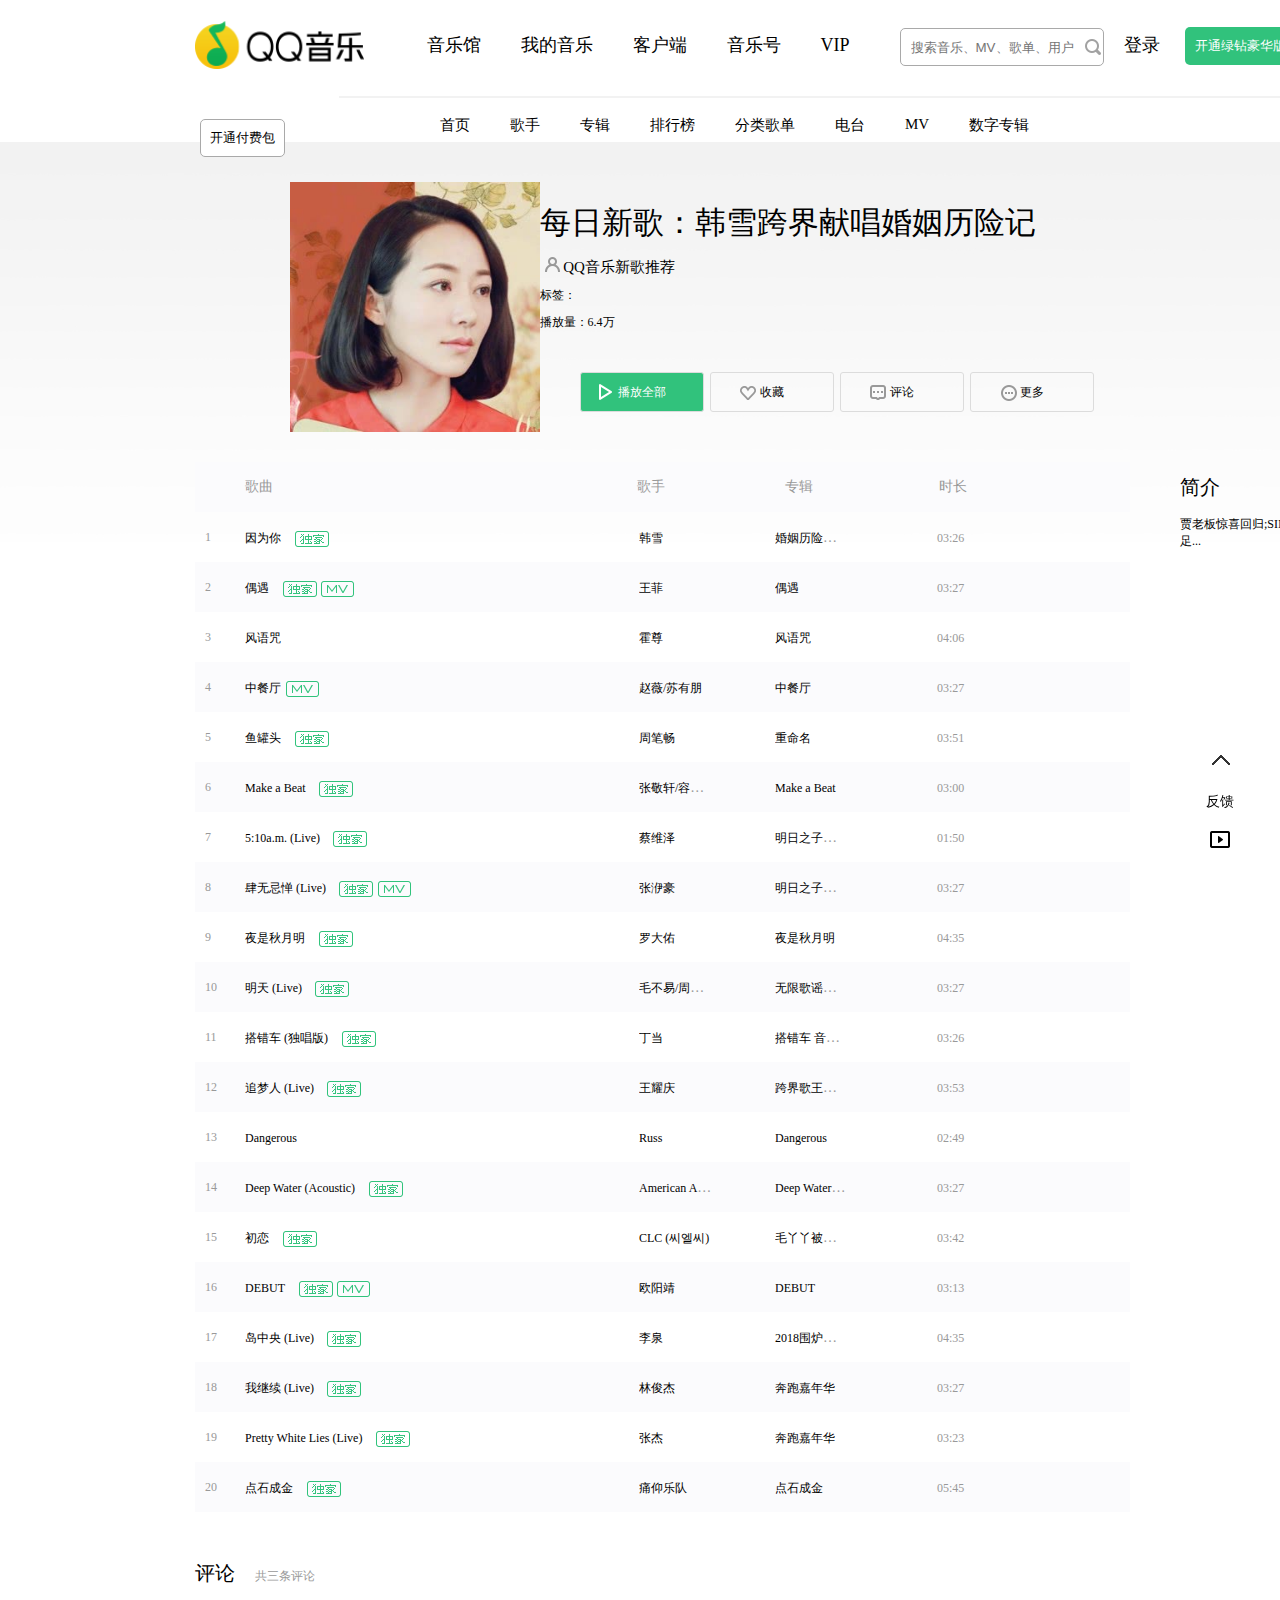
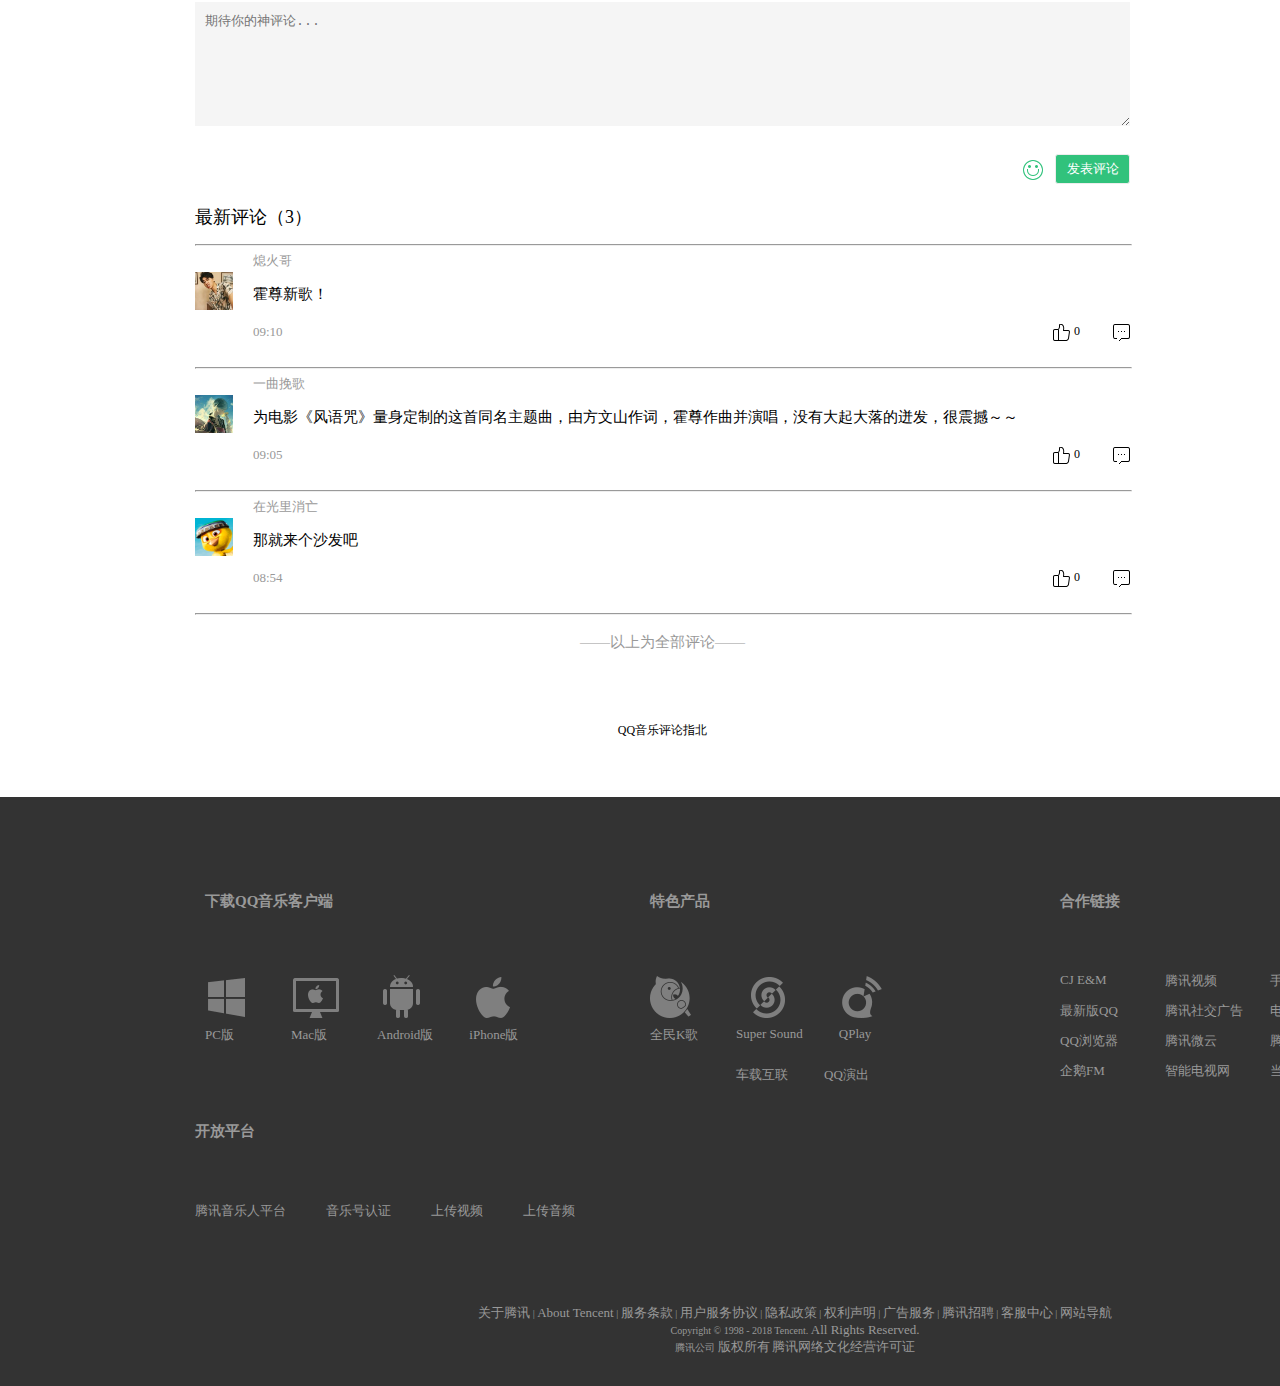
<file: meirixinge.html>
<!DOCTYPE html>
<html>
	<head>
		<meta charset="utf-8" />
		<title>QQ音乐-千万正版音乐海量无损曲库新歌热歌天天畅听</title>
		<link rel="shortcut icon" href="favicon.ico" type="image/x-icon" />
	</head>
	<link rel="stylesheet" href="css/meiriindex.css" />
	<link rel="stylesheet" href="css/meiriresert.css" />
	<body>
		<div class="all">
			<a name="ding"></a>
			<div class="top">
				<div class="top1">
					<ul>
						<li><a href="#"><img src="img/1.jpg" alt="图" class="img1"/></a></li>
						<li><a href="#">音乐馆</a></li>
						<li><a href="mymusic.html" target="_blank">我的音乐</a></li>
						<li><a href="ClientInterface.html" target="_blank">客户端</a></li>
						<li><a href="Musicahao.html" target="_blank">音乐号</a></li>
						<li><a href="vip.html" target="_blank">VIP</a></li>
						<li><input type="text" placeholder="搜索音乐、MV、歌单、用户" class="sousuo"/><a><span></span></a></li>
						<li><a href="#" class="denglu">登录</a></li>
						<li><input type="button" value="开通绿钻豪华版" class="bnt1"/></li>
						<li><input type="button" value="开通付费包" class="bnt2"/></li>
					</ul>
				</div>
				<hr color="#F2F2F2"/>
				<div class="top2">
					<ul>
						<li><a href="#">首页</a></li>
						<li><a href="#">歌手</a></li>
						<li><a href="#">专辑</a></li>
						<li><a href="#">排行榜</a></li>
						<li><a href="#">分类歌单</a></li>
						<li><a href="#">电台</a></li>
						<li><a href="#">MV</a></li>
						<li><a href="#">数字专辑</a></li>
					</ul>
				</div>
				<div style="clear: both;"></div>
			</div>
			<div class="center">
				<div class="main">
					<div class="center1">
						<img src="img/301.jpg" />
						<div class="right-top">
							<ul>
								<li><p class="p1">每日新歌：韩雪跨界献唱婚姻历险记</p></li>
								<li><span class="ren"></span><a class="p2">&nbsp;QQ音乐新歌推荐</a></li>
								<li><p>标签：</p></li>
								<li><p>播放量：6.4万</p></li>
							</ul>
						</div>
						<div class="bnt">
							<ul>
								<li id="bn"><a href="bof.html" target="_blank"><span class="bn1"></span>播放全部</a></li>
								<li><a href="#"><span class="bn2"></span>收藏</a></li>
								<li><a href="#sping"><span class="bn3"></span>评论</a></li>
								<li><a href="#"><span class="bn4"></span>更多</a></li>
							</ul>
						</div>
					</div>
					<div style="clear: both;"></div>
					<div class="center2">
						<div class="center2-left">
							<div class="song">
								<ul class="header">
			                        <li class="header_name">歌曲</li>
			                        <li class="header_author">歌手</li>
			                        <li class="header_album">专辑</li>
			                        <li class="header_time">时长</li>
			                   </ul>
			                    <ul class="lis">
			                    	<!--1-->
			                        <li class="li">
			                            <div class="songlist">
			                                <span class="num">1</span>
			                                <div class="songname">
			                                    <span class="txt"><a href="#" title="因为你">因为你</a></span>
			                                    <span class="dujia" title="独家"></span>
				                                <div class="menu">
				                                	<ul>
					                                	<li>
					                                        <a href="#" title="播放">
					                                            <span class="play5"></span>
					                                        </a>
					                                        <a href="#" class="add" title="添加到歌单">
					                                            <span class="add"></span>
					                                        </a>
					                                        <a href="#" class="down" title="下载">
					                                            <span class="down"></span>
					                                        </a>
					                                        <a href="#" class="share" title="分享">
					                                            <span class="share"></span>
					                                        </a>
				                                        </li>
			                                        </ul>
				                                </div>
		                                	<div class="songName1"><a href="#" title="韩雪" class="singer_name">韩雪</a></div>
									    	<div class="songTv"><a href="#" title="婚姻历险记&#32;电视剧原声带" class="tv">婚姻历险记&#32;电视剧原声带</a></div>
			                                <span class="time">03&#58;26</span>
				                        </div>
			                        </li>
				                        <!--2-->
			                        <li class="li">
				                        <div class="songlist1">
			                                <span class="num">2</span>
			                                <div class="songname1">
			                                    <span class="txt"><a href="#" title="偶遇">偶遇</a></span>
			                                    <span class="dujia" title="独家"></span>
			                                    <span class="MV" title="MV"></span>
				                                <div class="menu1">
				                                	<ul>
					                                	<li>
					                                        <a href="#" title="播放">
					                                            <span class="play5"></span>
					                                        </a>
					                                        <a href="#" class="add" title="添加到歌单">
					                                            <span class="add"></span>
					                                        </a>
					                                        <a href="#" class="down" title="下载">
					                                            <span class="down"></span>
					                                        </a>
					                                        <a href="#" class="share" title="分享">
					                                            <span class="share"></span>
					                                        </a>
				                                        </li>
			                                        </ul>
				                                </div>
		                                	<div class="songName1"><a href="#" title="王菲" class="singer_name">王菲</a></div>
									    	<div class="songTv"><a href="#" title="偶遇" class="tv">偶遇</a></div>
			                                <span class="time">03&#58;27</span>
				                        </div>
			                        </li>
				                        <!--3-->
			                        <li class="li">
				                        <div class="songlist">
			                                <span class="num">3</span>
			                                <div class="songname">
			                                    <span class="txt"><a href="#" title="风语咒">风语咒</a></span>
				                                <div class="menu">
				                                	<ul>
					                                	<li>
					                                        <a href="#" title="播放">
					                                            <span class="play5"></span>
					                                        </a>
					                                        <a href="#" class="add" title="添加到歌单">
					                                            <span class="add"></span>
					                                        </a>
					                                        <a href="#" class="down" title="下载">
					                                            <span class="down"></span>
					                                        </a>
					                                        <a href="#" class="share" title="分享">
					                                            <span class="share"></span>
					                                        </a>
				                                        </li>
			                                        </ul>
				                                </div>
		                                	<div class="songName1"><a href="#" title="霍尊" class="singer_name">霍尊</a></div>
									    	<div class="songTv"><a href="#" title="风语咒" class="tv">风语咒</a></div>
			                                <span class="time">04&#58;06</span>
				                        </div>
			                        </li>
				                        <!--4-->
			                        <li class="li">
				                        <div class="songlist1">
			                                <span class="num">4</span>
			                                <div class="songname">
			                                    <span class="txt"><a href="#" title="中餐厅">中餐厅</a></span>
			                                    <span class="MV" title="MV"></span>
				                                <div class="menu1">
				                                	<ul>
					                                	<li>
					                                        <a href="#" title="播放">
					                                            <span class="play5"></span>
					                                        </a>
					                                        <a href="#" class="add" title="添加到歌单">
					                                            <span class="add"></span>
					                                        </a>
					                                        <a href="#" class="down" title="下载">
					                                            <span class="down"></span>
					                                        </a>
					                                        <a href="#" class="share" title="分享">
					                                            <span class="share"></span>
					                                        </a>
				                                        </li>
			                                        </ul>
				                                </div>
		                                	<div class="songName1"><a href="#" title="赵薇/苏有朋" class="singer_name">赵薇/苏有朋</a></div>
									    	<div class="songTv"><a href="#" title="中餐厅" class="tv">中餐厅</a></div>
			                                <span class="time">03&#58;27</span>
				                        </div>
			                        </li>
				                        <!--5-->
			                        <li class="li">
				                        <div class="songlist">
			                                <span class="num">5</span>
			                                <div class="songname">
			                                    <span class="txt"><a href="#" title="鱼罐头">鱼罐头</a></span>
			                                    <span class="dujia" title="独家"></span>
				                                <div class="menu">
				                                	<ul>
					                                	<li>
					                                        <a href="#" title="播放">
					                                            <span class="play5"></span>
					                                        </a>
					                                        <a href="#" class="add" title="添加到歌单">
					                                            <span class="add"></span>
					                                        </a>
					                                        <a href="#" class="down" title="下载">
					                                            <span class="down"></span>
					                                        </a>
					                                        <a href="#" class="share" title="分享">
					                                            <span class="share"></span>
					                                        </a>
				                                        </li>
			                                        </ul>
				                                </div>
		                                	<div class="songName1"><a href="#" title="周笔畅" class="singer_name">周笔畅</a></div>
									    	<div class="songTv"><a href="#" title="重命名" class="tv">重命名</a></div>
			                                <span class="time">03&#58;51</span>
				                        </div>
			                        </li>
				                        <!--6-->
			                        <li class="li">
				                        <div class="songlist1">
			                                <span class="num">6</span>
			                                <div class="songname">
			                                    <span class="txt"><a href="#" title="Make&#32;a&#32;Beat">Make&#32;a&#32;Beat</a></span>
			                                    <span class="dujia" title="独家"></span>
				                                <div class="menu1">
				                                	<ul>
					                                	<li>
					                                        <a href="#" title="播放">
					                                            <span class="play5"></span>
					                                        </a>
					                                        <a href="#" class="add" title="添加到歌单">
					                                            <span class="add"></span>
					                                        </a>
					                                        <a href="#" class="down" title="下载">
					                                            <span class="down"></span>
					                                        </a>
					                                        <a href="#" class="share" title="分享">
					                                            <span class="share"></span>
					                                        </a>
				                                        </li>
			                                        </ul>
				                                </div>
		                                	<div class="songName1"><a href="#" title="张敬轩/容祖儿" class="singer_name">张敬轩/容祖儿</a></div>
									    	<div class="songTv"><a href="#" title="Make&#32;a&#32;Beat" class="tv">Make&#32;a&#32;Beat</a></div>
			                                <span class="time">03&#58;00</span>
				                        </div>
			                        </li>
				                        <!--7-->
			                        <li class="li">
				                        <div class="songlist">
			                                <span class="num">7</span>
			                                <div class="songname">
			                                    <span class="txt"><a href="#" title="5&#58;10a&#46;m&#46;&#32;&#40;Live&#41;">5&#58;10a&#46;m&#46;&#32;&#40;Live&#41;</a></span>
			                                    <span class="dujia" title="独家"></span>
				                                <div class="menu">
				                                	<ul>
					                                	<li>
					                                        <a href="#" title="播放">
					                                            <span class="play5"></span>
					                                        </a>
					                                        <a href="#" class="add" title="添加到歌单">
					                                            <span class="add"></span>
					                                        </a>
					                                        <a href="#" class="down" title="下载">
					                                            <span class="down"></span>
					                                        </a>
					                                        <a href="#" class="share" title="分享">
					                                            <span class="share"></span>
					                                        </a>
				                                        </li>
			                                        </ul>
				                                </div>
		                                	<div class="songName1"><a href="#" title="蔡维泽" class="singer_name">蔡维泽</a></div>
									    	<div class="songTv"><a href="#" title="明日之子第二季&#32;第2期" class="tv">明日之子第二季&#32;第2期</a></div>
			                                <span class="time">01&#58;50</span>
				                        </div>
			                        </li>
				                        <!--8-->
			                        <li class="li">
				                        <div class="songlist1">
			                                <span class="num">8</span>
			                                <div class="songname">
			                                    <span class="txt"><a href="#" title="肆无忌惮&#32;&#40;Live&#41;">肆无忌惮&#32;&#40;Live&#41;</a></span>
			                                    <span class="dujia" title="独家"></span>
			                                    <span class="MV" title="MV"></span>
				                                <div class="menu1">
				                                	<ul>
					                                	<li>
					                                        <a href="#" title="播放">
					                                            <span class="play5"></span>
					                                        </a>
					                                        <a href="#" class="add" title="添加到歌单">
					                                            <span class="add"></span>
					                                        </a>
					                                        <a href="#" class="down" title="下载">
					                                            <span class="down"></span>
					                                        </a>
					                                        <a href="#" class="share" title="分享">
					                                            <span class="share"></span>
					                                        </a>
				                                        </li>
			                                        </ul>
				                                </div>
		                                	<div class="songName1"><a href="#" title="张洢豪" class="singer_name">张洢豪</a></div>
									    	<div class="songTv"><a href="#" title="明日之子第二季&#32;第2期" class="tv">明日之子第二季&#32;第2期</a></div>
			                                <span class="time">03&#58;27</span>
				                        </div>
			                        </li>
				                        <!--9-->
			                        <li class="li">
				                        <div class="songlist">
			                                <span class="num">9</span>
			                                <div class="songname">
			                                    <span class="txt"><a href="#" title="夜是秋月明">夜是秋月明</a></span>
			                                    <span class="dujia" title="独家"></span>
				                                <div class="menu">
				                                	<ul>
					                                	<li>
					                                        <a href="#" title="播放">
					                                            <span class="play5"></span>
					                                        </a>
					                                        <a href="#" class="add" title="添加到歌单">
					                                            <span class="add"></span>
					                                        </a>
					                                        <a href="#" class="down" title="下载">
					                                            <span class="down"></span>
					                                        </a>
					                                        <a href="#" class="share" title="分享">
					                                            <span class="share"></span>
					                                        </a>
				                                        </li>
			                                        </ul>
				                                </div>
		                                	<div class="songName1"><a href="#" title="韩雪" class="singer_name">罗大佑</a></div>
									    	<div class="songTv"><a href="#" title="夜是秋月明" class="tv">夜是秋月明</a></div>
			                                <span class="time">04&#58;35</span>
				                        </div>
			                        </li>
				                        <!--10-->
			                        <li class="li">
				                        <div class="songlist1">
			                                <span class="num">10</span>
			                                <div class="songname">
			                                    <span class="txt"><a href="#" title="明天&#32;&#40;Live&#41;">明天&#32;&#40;Live&#41;</a></span>
			                                    <span class="dujia" title="独家"></span>
				                                <div class="menu1">
				                                	<ul>
					                                	<li>
					                                        <a href="#" title="播放">
					                                            <span class="play5"></span>
					                                        </a>
					                                        <a href="#" class="add" title="添加到歌单">
					                                            <span class="add"></span>
					                                        </a>
					                                        <a href="#" class="down" title="下载">
					                                            <span class="down"></span>
					                                        </a>
					                                        <a href="#" class="share" title="分享">
					                                            <span class="share"></span>
					                                        </a>
				                                        </li>
			                                        </ul>
				                                </div>
		                                	<div class="songName1"><a href="#" title="毛不易/周峻纬" class="singer_name">毛不易/周峻纬</a></div>
									    	<div class="songTv"><a href="#" title="无限歌谣季&#32;第14期" class="tv">无限歌谣季&#32;第14期</a></div>
			                                <span class="time">03&#58;27</span>
				                        </div>
			                        </li>
				                        <!--11-->
			                        <li class="li">
				                        <div class="songlist">
			                                <span class="num">11</span>
			                                <div class="songname">
			                                    <span class="txt"><a href="#" title="搭错车&#32;&#40;独唱版&#41;">搭错车&#32;&#40;独唱版&#41;</a></span>
			                                    <span class="dujia" title="独家"></span>
				                                <div class="menu">
				                                	<ul>
					                                	<li>
					                                        <a href="#" title="播放">
					                                            <span class="play5"></span>
					                                        </a>
					                                        <a href="#" class="add" title="添加到歌单">
					                                            <span class="add"></span>
					                                        </a>
					                                        <a href="#" class="down" title="下载">
					                                            <span class="down"></span>
					                                        </a>
					                                        <a href="#" class="share" title="分享">
					                                            <span class="share"></span>
					                                        </a>
				                                        </li>
			                                        </ul>
				                                </div>
		                                	<div class="songName1"><a href="#" title="丁当" class="singer_name">丁当</a></div>
									    	<div class="songTv"><a href="#" title="搭错车&#32;音乐剧原声带" class="tv">搭错车&#32;音乐剧原声带</a></div>
			                                <span class="time">03&#58;26</span>
				                        </div>
			                        </li>
				                        <!--12-->
			                        <li class="li">
				                        <div class="songlist1">
			                                <span class="num">12</span>
			                                <div class="songname">
			                                    <span class="txt"><a href="#" title="追梦人&#32;&#40;Live&#41;">追梦人&#32;&#40;Live&#41;</a></span>
			                                    <span class="dujia" title="独家"></span>
				                                <div class="menu1">
				                                	<ul>
					                                	<li>
					                                        <a href="#" title="播放">
					                                            <span class="play5"></span>
					                                        </a>
					                                        <a href="#" class="add" title="添加到歌单">
					                                            <span class="add"></span>
					                                        </a>
					                                        <a href="#" class="down" title="下载">
					                                            <span class="down"></span>
					                                        </a>
					                                        <a href="#" class="share" title="分享">
					                                            <span class="share"></span>
					                                        </a>
				                                        </li>
			                                        </ul>
				                                </div>
		                                	<div class="songName1"><a href="#" title="王耀庆" class="singer_name">王耀庆</a></div>
									    	<div class="songTv"><a href="#" title="跨界歌王第三季&#32;第9期" class="tv">跨界歌王第三季&#32;第9期</a></div>
			                                <span class="time">03&#58;53</span>
				                        </div>
			                        </li>
				                        <!--13-->
			                        <li class="li">
				                        <div class="songlist">
			                                <span class="num">13</span>
			                                <div class="songname">
			                                    <span class="txt"><a href="#" title="Dangerous">Dangerous</a></span>
				                                <div class="menu">
				                                	<ul>
					                                	<li>
					                                        <a href="#" title="播放">
					                                            <span class="play5"></span>
					                                        </a>
					                                        <a href="#" class="add" title="添加到歌单">
					                                            <span class="add"></span>
					                                        </a>
					                                        <a href="#" class="down" title="下载">
					                                            <span class="down"></span>
					                                        </a>
					                                        <a href="#" class="share" title="分享">
					                                            <span class="share"></span>
					                                        </a>
				                                        </li>
			                                        </ul>
				                                </div>
		                                	<div class="songName1"><a href="#" title="Russ" class="singer_name">Russ</a></div>
									    	<div class="songTv"><a href="#" title="Dangerous" class="tv">Dangerous</a></div>
			                                <span class="time">02&#58;49</span>
				                        </div>
			                        </li>
				                        <!--14-->
			                        <li class="li">
				                        <div class="songlist1">
			                                <span class="num">14</span>
			                                <div class="songname">
			                                    <span class="txt"><a href="#" title="Deep&#32;Water&#32;&#40;Acoustic&#41;">Deep&#32;Water&#32;&#40;Acoustic&#41;</a></span>
			                                    <span class="dujia" title="独家"></span>
				                                <div class="menu1">
				                                	<ul>
					                                	<li>
					                                        <a href="#" title="播放">
					                                            <span class="play5"></span>
					                                        </a>
					                                        <a href="#" class="add" title="添加到歌单">
					                                            <span class="add"></span>
					                                        </a>
					                                        <a href="#" class="down" title="下载">
					                                            <span class="down"></span>
					                                        </a>
					                                        <a href="#" class="share" title="分享">
					                                            <span class="share"></span>
					                                        </a>
				                                        </li>
			                                        </ul>
				                                </div>
		                                	<div class="songName1"><a href="#" title="American&#32;Authors" class="singer_name">American&#32;Authors</a></div>
									    	<div class="songTv"><a href="#" title="Deep&#32;Water&#32;&#40;Acoustic&#41;" class="tv">Deep&#32;Water&#32;&#40;Acoustic&#41;</a></div>
			                                <span class="time">03&#58;27</span>
				                        </div>
		                        	</li>	
				                        <!--15-->
			                        <li class="li">
				                        <div class="songlist">
			                                <span class="num">15</span>
			                                <div class="songname">
			                                    <span class="txt"><a href="#" title="初恋">初恋</a></span>
			                                    <span class="dujia" title="独家"></span>
				                                <div class="menu">
				                                	<ul>
					                                	<li>
					                                        <a href="#" title="播放">
					                                            <span class="play5"></span>
					                                        </a>
					                                        <a href="#" class="add" title="添加到歌单">
					                                            <span class="add"></span>
					                                        </a>
					                                        <a href="#" class="down" title="下载">
					                                            <span class="down"></span>
					                                        </a>
					                                        <a href="#" class="share" title="分享">
					                                            <span class="share"></span>
					                                        </a>
				                                        </li>
			                                        </ul>
				                                </div>
		                                	<div class="songName1"><a href="#" title="CLC&#32;&#40;씨엘씨&#41;" class="singer_name">CLC&#32;&#40;씨엘씨&#41;</a></div>
									    	<div class="songTv"><a href="#" title="毛丫丫被婚记&#32;影视原声带" class="tv">毛丫丫被婚记&#32;影视原声带</a></div>
			                                <span class="time">03&#58;42</span>
				                        </div>
			                        </li>
				                        <!--16-->
			                        <li class="li">
				                        <div class="songlist1">
			                                <span class="num">16</span>
			                                <div class="songname">
			                                    <span class="txt"><a href="#" title="DEBUT">DEBUT</a></span>
			                                    <span class="dujia" title="独家"></span>
			                                    <span class="MV" title="MV"></span>
				                                <div class="menu1">
				                                	<ul>
					                                	<li>
					                                        <a href="#" title="播放">
					                                            <span class="play5"></span>
					                                        </a>
					                                        <a href="#" class="add" title="添加到歌单">
					                                            <span class="add"></span>
					                                        </a>
					                                        <a href="#" class="down" title="下载">
					                                            <span class="down"></span>
					                                        </a>
					                                        <a href="#" class="share" title="分享">
					                                            <span class="share"></span>
					                                        </a>
				                                        </li>
			                                        </ul>
				                                </div>
		                                	<div class="songName1"><a href="#" title="欧阳靖" class="singer_name">欧阳靖</a></div>
									    	<div class="songTv"><a href="#" title="DEBUT" class="tv">DEBUT</a></div>
			                                <span class="time">03&#58;13</span>
				                        </div>
			                        </li>
				                        <!--17-->
			                        <li class="li">
				                        <div class="songlist">
			                                <span class="num">17</span>
			                                <div class="songname">
			                                    <span class="txt"><a href="#" title="岛中央&#32;&#40;Live&#41;">岛中央&#32;&#40;Live&#41;</a></span>
			                                    <span class="dujia" title="独家"></span>
				                                <div class="menu">
				                                	<ul>
					                                	<li>
					                                        <a href="#" title="播放">
					                                            <span class="play5"></span>
					                                        </a>
					                                        <a href="#" class="add" title="添加到歌单">
					                                            <span class="add"></span>
					                                        </a>
					                                        <a href="#" class="down" title="下载">
					                                            <span class="down"></span>
					                                        </a>
					                                        <a href="#" class="share" title="分享">
					                                            <span class="share"></span>
					                                        </a>
				                                        </li>
			                                        </ul>
				                                </div>
		                                	<div class="songName1"><a href="#" title="李泉" class="singer_name">李泉</a></div>
									    	<div class="songTv"><a href="#" title="2018围炉音乐会&#32;第3期" class="tv">2018围炉音乐会&#32;第3期</a></div>
			                                <span class="time">04&#58;35</span>
				                        </div>
			                        </li>
				                        <!--18-->
			                        <li class="li">
				                        <div class="songlist1">
			                                <span class="num">18</span>
			                                <div class="songname">
			                                    <span class="txt"><a href="#" title="我继续&#32;&#40;Live&#41;">我继续&#32;&#40;Live&#41;</a></span>
			                                    <span class="dujia" title="独家"></span>
				                                <div class="menu1">
				                                	<ul>
					                                	<li>
					                                        <a href="#" title="播放">
					                                            <span class="play5"></span>
					                                        </a>
					                                        <a href="#" class="add" title="添加到歌单">
					                                            <span class="add"></span>
					                                        </a>
					                                        <a href="#" class="down" title="下载">
					                                            <span class="down"></span>
					                                        </a>
					                                        <a href="#" class="share" title="分享">
					                                            <span class="share"></span>
					                                        </a>
				                                        </li>
			                                        </ul>
				                                </div>
		                                	<div class="songName1"><a href="#" title="林俊杰" class="singer_name">林俊杰</a></div>
									    	<div class="songTv"><a href="#" title="奔跑嘉年华" class="tv">奔跑嘉年华</a></div>
			                                <span class="time">03&#58;27</span>
				                        </div>
			                        </li>
				                        <!--19-->
			                        <li class="li">
				                        <div class="songlist">
			                                <span class="num">19</span>
			                                <div class="songname">
			                                    <span class="txt"><a href="#" title="Pretty&#32;White&#32;Lies&#32;&#40;Live&#41;">Pretty&#32;White&#32;Lies&#32;&#40;Live&#41;</a></span>
			                                    <span class="dujia" title="独家"></span>
				                                <div class="menu">
				                                	<ul>
					                                	<li>
					                                        <a href="#" title="播放">
					                                            <span class="play5"></span>
					                                        </a>
					                                        <a href="#" class="add" title="添加到歌单">
					                                            <span class="add"></span>
					                                        </a>
					                                        <a href="#" class="down" title="下载">
					                                            <span class="down"></span>
					                                        </a>
					                                        <a href="#" class="share" title="分享">
					                                            <span class="share"></span>
					                                        </a>
				                                        </li>
			                                        </ul>
				                                </div>
		                                	<div class="songName1"><a href="#" title="张杰" class="singer_name">张杰</a></div>
									    	<div class="songTv"><a href="#" title="奔跑嘉年华" class="tv">奔跑嘉年华</a></div>
			                                <span class="time">03&#58;23</span>
				                        </div>
			                        </li>
				                        <!--20-->
			                        <li class="li">
				                        <div class="songlist1">
			                                <span class="num">20</span>
			                                <div class="songname">
			                                    <span class="txt"><a href="#" title="点石成金">点石成金</a></span>
			                                    <span class="dujia" title="独家"></span>
				                                <div class="menu1">
				                                	<ul>
					                                	<li>
					                                        <a href="#" title="播放">
					                                            <span class="play5"></span>
					                                        </a>
					                                        <a href="#" class="add" title="添加到歌单">
					                                            <span class="add"></span>
					                                        </a>
					                                        <a href="#" class="down" title="下载">
					                                            <span class="down"></span>
					                                        </a>
					                                        <a href="#" class="share" title="分享">
					                                            <span class="share"></span>
					                                        </a>
				                                        </li>
			                                        </ul>
				                                </div>
		                                	<div class="songName1"><a href="#" title="痛仰乐队" class="singer_name">痛仰乐队</a></div>
									    	<div class="songTv"><a href="#" title="点石成金" class="tv">点石成金</a></div>
			                                <span class="time">05&#58;45</span>
				                        </div>
			                        </li>
		                        </ul>
							</div>
						</div>
							<div class="pinglun">
								<a name="sping"></a>
								<span>评论&emsp;<span id="small">共三条评论</span></span>
								<textarea placeholder="期待你的神评论..."></textarea>
								<a><span class="smile"></span></a>
								<a><input type="button" value="发表评论" class="send"/></a>
							</div>
							<div class="ping">
								<h2>最新评论（3）</h2>
								<hr class="hr"/>
								<ul class="ping-center">
									<li>
										<a href="#">
											<img src="img/g (3).jpg" class="ping-img">
											<span class="wangName">熄火哥</span><br /><br />
										</a>
										<span style="font-size: 15px;">霍尊新歌！</span><br />
										<div class="dianping">
											<span class="shijian">09:10</span>
											<a href="#"><span class="bang"></span>
												<span class="num0">0</span></a>
											<a href="#"><span class="lun"></span></a>
										</div>
									</li>
									<hr class="hr" />
									<li>
										<a href="#">
											<img src="img/g (4).jpg"" class="ping-img">
											<span class="wangName">一曲挽歌</span><br /><br />
										</a>
										<span style="font-size: 15px;">为电影《风语咒》量身定制的这首同名主题曲，由方文山作词，霍尊作曲并演唱，没有大起大落的迸发，很震撼～～</span><br />
										<div class="dianping">
											<span class="shijian">09:05</span>
											<a href="#"><span class="bang"></span>
												<span class="num0">0</span></a>
											<a href="#"><span class="lun"></span></a>
										</div>
									</li>
									<hr class="hr" />
									<li>
										<a href="#">
											<img src="img/g.png"" class="ping-img">
											<span class="wangName">在光里消亡</span><br /><br />
										</a>
										<span style="font-size: 15px;">那就来个沙发吧</span><br />
										<div class="dianping">
											<span class="shijian">08:54</span>
											<a href="#"><span class="bang"></span>
												<span class="num0">0</span></a>
											<a href="#"><span class="lun"></span></a>
										</div>
									</li>
									<hr class="hr" />
								</ul>
								<p class="center2-left-bottom1">——以上为全部评论——</p>
								<p class="center2-left-bottom2">QQ音乐评论指北</p>
							</div>
						<div style="clear: both;"></div>
						<div class="center2-right">
							<span class="jianjie">简介</span><br /><br />
							<span>贾老板惊喜回归;SING女团国风来袭;APINK魅力十足...</span>
						</div>
						<div style="clear: both;"></div>
					</div>
				</div>
			</div>
			<div class="footer">
			    <div class="foot">
			        <div class="footer-up">
			            <div class="footer-up1">
			                <h3 class="footer-up-text">下载QQ音乐客户端</h3>
			                <ul>
			                    <li><a href="#"><span class="link"></span><br />PC版</a></li>
			                    <li><a href="#"><span class="link im2"></span><br />Mac版</a></li>
			                    <li><a href="#"><span class="link im3"></span><br />Android版</a></li>
			                    <li><a href="#"><span class="link im4"></span><br />iPhone版</a></li>
			                </ul>
			            </div>
			
			            <div class="footer-up2">
			                <h3 class="footer-up-text">特色产品</h3>
			                <ul>
			                	<li><a href="#"><span class="link1"></span><br />全民K歌</a></li>
			                    <li><a href="#"><span class="link1 ig2"></span><br />Super Sound</a></li>
			                    <li><a href="#"><span class="link1 ig3"></span><br />QPlay</a></li>
			                    <li><a href="#">车载互联</a></li>
			                    <li><a href="#">QQ演出</a></li>
			                </ul>
			            </div>
			            <div class="footer-up3">
			                <h3 class="footer-up-text">合作链接</h3>
			                <ul>
			                	<li><a href="#">CJ E&M</a></li>
			                    <li><a href="#">腾讯视频</a></li>
			                    <li><a href="#">手机QQ空间</a></li>
			                    <li><a href="#">最新版QQ</a></li>
			                    <li><a href="#">腾讯社交广告</a></li>
			                    <li><a href="#">电脑管家</a></li>
			                    <li><a href="#">QQ浏览器</a></li>
			                    <li><a href="#">腾讯微云</a></li>
			                    <li><a href="#">腾讯云</a></li>
			                    <li><a href="#">企鹅FM</a></li>
			                    <li><a href="#">智能电视网</a></li>
			                    <li><a href="#">当贝市场</a></li>
			                </ul>
			            </div>
			            <div class="footer-up4">
		                    <h3 class="footer-up-text">开放平台</h3>
		                    <ul>
		                    	<li><a href="#">腾讯音乐人平台</a></li>
			                    <li><a href="#">音乐号认证</a></li>
			                    <li><a href="#">上传视频</a></li>
			                    <li><a href="#">上传音频</a></li> 
		                    </ul>
		                </div>
			        </div>
		        <div class="footer-down">
				<p >
					<a href="#">关于腾讯</a> | 
					<a href="#">About Tencent</a> | 
					<a href="#">服务条款</a> | 
					<a href="#">用户服务协议</a> | 
					<a href="#">隐私政策</a> | 
					<a href="#">权利声明</a> | 
					<a href="#">广告服务</a> | 
					<a href="#">腾讯招聘</a> | 
					<a href="#">客服中心</a> | 
					<a href="#">网站导航</a>
				</p>
	            <p>Copyright &copy; 1998 - 2018 Tencent. 
	            	<a href="#">All Rights Reserved.</a></p>
				<p>腾讯公司 <a href="#">版权所有</a> 
					<a href="#">腾讯网络文化经营许可证</a></p>
		        </div>
			</div>
			<div class="mao">
				<ul>
					<li><a href="#ding"><span class="play"></span></a></li>
					<li><a href="#" id="fan">反馈</a></li>
					<li><a href="#"><span class="play1"></span></a></li>
				</ul>
			</div>
		</div>
	</body>
</html>
</file>
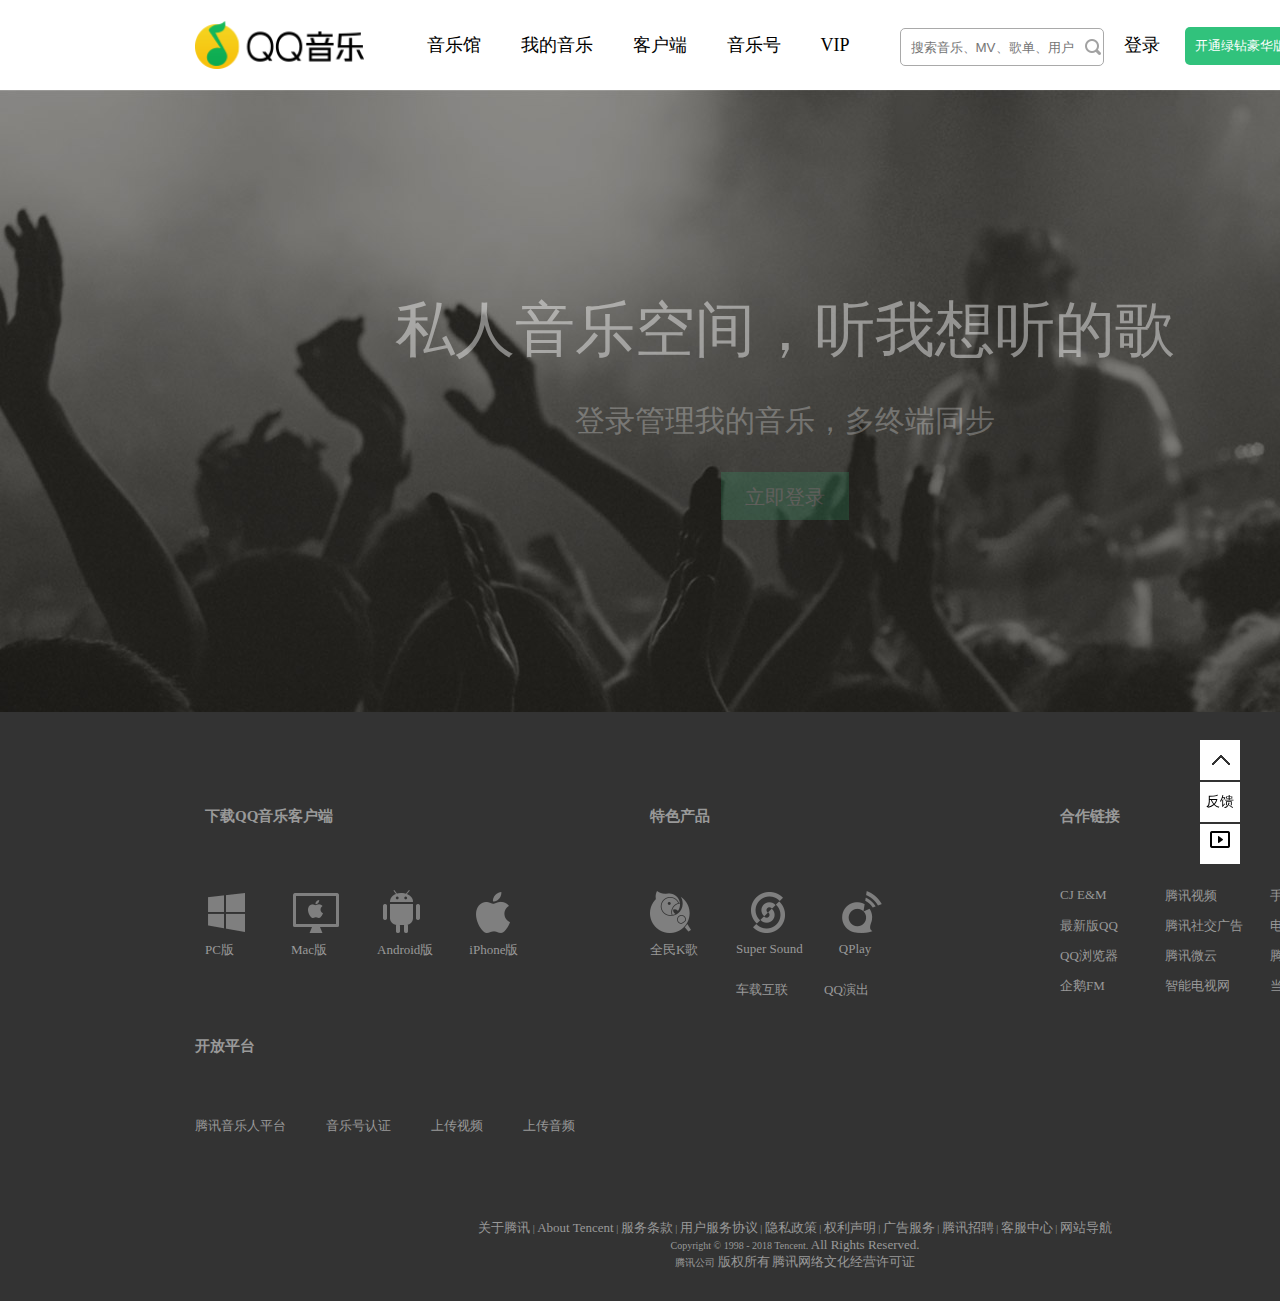
<file: mymusic.html>
<!DOCTYPE html>
<html>
	<head>
		<meta charset="utf-8" />
		<title>我的音乐-QQ音乐-千万正版音乐海量无损曲库新歌热歌天天畅听</title>
		<link rel="shortcut icon" href="favicon.ico" type="image/x-icon" />
	</head>
	<link rel="stylesheet" href="css/mymusicindex.css" />
	<link rel="stylesheet" href="css/resert.css" />
	<body>
		<div class="all">
			<a name="ding"></a>
			<div class="top">
				<div class="list">
					<ul>
						<li><a href="#"><img src="img/1.jpg" alt="图" class="img1"/></a></li>
						<li><a href="#">音乐馆</a></li>
						<li><a href="mymusic.html" target="_blank">我的音乐</a></li>
						<li><a href="ClientInterface.html" target="_blank">客户端</a></li>
						<li><a href="Musicahao.html" target="_blank">音乐号</a></li>
						<li><a href="vip.html" target="_blank">VIP</a></li>
						<li><input type="text" placeholder="搜索音乐、MV、歌单、用户" class="sousuo"/><a><span></span></a></li>
						<li><a href="#" class="denglu">登录</a></li>
						<li><input type="button" value="开通绿钻豪华版" class="bnt1"/></li>
						<li><input type="button" value="开通付费包" class="bnt2"/></li>
					</ul>
				</div>
			</div>
			<div class="center">
				<div class="list1">
					<ul>
						<li><p class="text" id="text">私人音乐空间，听我想听的歌</p></li>
						<li><p class="text1" id="text1">登录管理我的音乐，多终端同步</p></li>
						<li><a href="#"><input type="button" value="立即登录" id="text2"/></a></li>
					</ul>
				</div>
			</div>
			<div class="footer">
			    <div class="foot">
			        <div class="footer-up">
			            <div class="footer-up1">
			                <h3 class="footer-up-text">下载QQ音乐客户端</h3>
			                <ul>
			                    <li><a href="#"><span class="link"></span><br />PC版</a></li>
			                    <li><a href="#"><span class="link im2"></span><br />Mac版</a></li>
			                    <li><a href="#"><span class="link im3"></span><br />Android版</a></li>
			                    <li><a href="#"><span class="link im4"></span><br />iPhone版</a></li>
			                </ul>
			            </div>
			
			            <div class="footer-up2">
			                <h3 class="footer-up-text">特色产品</h3>
			                <ul>
			                	<li><a href="#"><span class="link1"></span><br />全民K歌</a></li>
			                    <li><a href="#"><span class="link1 ig2"></span><br />Super Sound</a></li>
			                    <li><a href="#"><span class="link1 ig3"></span><br />QPlay</a></li>
			                    <li><a href="#">车载互联</a></li>
			                    <li><a href="#">QQ演出</a></li>
			                </ul>
			            </div>
			            <div class="footer-up3">
			                <h3 class="footer-up-text">合作链接</h3>
			                <ul>
			                	<li><a href="#">CJ E&M</a></li>
			                    <li><a href="#">腾讯视频</a></li>
			                    <li><a href="#">手机QQ空间</a></li>
			                    <li><a href="#">最新版QQ</a></li>
			                    <li><a href="#">腾讯社交广告</a></li>
			                    <li><a href="#">电脑管家</a></li>
			                    <li><a href="#">QQ浏览器</a></li>
			                    <li><a href="#">腾讯微云</a></li>
			                    <li><a href="#">腾讯云</a></li>
			                    <li><a href="#">企鹅FM</a></li>
			                    <li><a href="#">智能电视网</a></li>
			                    <li><a href="#">当贝市场</a></li>
			                </ul>
			            </div>
			            <div class="footer-up4">
		                    <h3 class="footer-up-text">开放平台</h3>
		                    <ul>
		                    	<li><a href="#">腾讯音乐人平台</a></li>
			                    <li><a href="#">音乐号认证</a></li>
			                    <li><a href="#">上传视频</a></li>
			                    <li><a href="#">上传音频</a></li> 
		                    </ul>
		                </div>
			        </div>
		        <div class="footer-down">
				<p >
					<a href="#">关于腾讯</a> | 
					<a href="#">About Tencent</a> | 
					<a href="#">服务条款</a> | 
					<a href="#">用户服务协议</a> | 
					<a href="#">隐私政策</a> | 
					<a href="#">权利声明</a> | 
					<a href="#">广告服务</a> | 
					<a href="#">腾讯招聘</a> | 
					<a href="#">客服中心</a> | 
					<a href="#">网站导航</a>
				</p>
	            <p>Copyright &copy; 1998 - 2018 Tencent. 
	            	<a href="#">All Rights Reserved.</a></p>
				<p>腾讯公司 <a href="#">版权所有</a> 
					<a href="#">腾讯网络文化经营许可证</a></p>
		        </div>
			</div>
			<div class="mao">
				<ul>
					<li><a href="#ding"><span class="play"></span></a></li>
					<li><a href="#" id="fan">反馈</a></li>
					<li><a href="#"><span class="play1"></span></a></li>
				</ul>
			</div>
		</div>
		
		<script type="text/javascript" src="js/jquery-2.1.0.js" ></script>
		<script type="text/javascript" src="js/mymusicindex.js" ></script>
	</body>
</html>
</file>
<file: css/meiriindex.css>
.all{
	width: 1590px;
}
.top{
	width: 1590px;
	height: 142px;
	position: relative;
}
.img1{
	width: 172px;
	height: 48px;
	margin: 21px 0;
	float: left;
}
.top1{
	width: 1201px;
	height: 90px;
	margin: 0 auto;
}
.top1 li{
	float: left;
}
.top2 li{
	float: left;
}
.top1 a{
	font-size: 18px;
	padding: 0 20px;
	text-align: center;
	line-height: 90px;
	color: #000;
}
hr{
	width: 1200px;
	text-align: center;
}
.top2{
	width: 1201px;
	height: 52px;
	margin-left: 420px;
	margin-top: 18px;
}
.top2 a{
	text-align: center;
	font-size: 15px;
	padding: 0 20px;
	color: #000;
}
.sousuo{
	width: 190px;
	height: 34px;
	border-radius: 5px;
	border: 1px solid darkgrey;
	padding-left: 10px;
	margin-left: 30px;
	margin-right: -40px;
	margin-top: 28px;
}
.bnt1,.bnt2{
	width: 111px;
	height: 38px;
	color: #fff;
	background-color: #31C27C;
	border: 0;
	margin: 27px 5px;
	border-radius: 5px;
}
.bnt2{
	width: 85px;
	color: #000;
	border: 1px solid darkgrey;
	background-color: #fff;
}
.top1 span{
	width: 23px;
	height: 21px;
	background-image: url(../img/icon_sprite.png);
	background-position: 5px -36px;
	display: inline-block;
	position: absolute;
	left: 1080px;
	top: 35px;
}
.top1 a:hover{
	color: #31C27C;
}
.top2 a:hover{
	color: #31C27C;
}
.top1 span:hover{
	background-position: 5px -56px;
}
.bnt1:hover{
	background-color: #2CAF6F;
}
.bnt2:hover{
	background-color: #EDEDED;
}
.center{
	width: 1590px;
	background-image: url(../img/bg_detail.jpg);
	background-repeat: no-repeat;
	margin: 0 auto;
}
.main{
	width: 1200px;
	margin: 0 auto;
	position: relative;
}
.center1{
	width: 1200px;
	height: 250px;
	position: relative;
	margin: 0 auto;
}
.center1 img{
	width: 250px;
	height: 250px;
	margin-top: 40px;
	float: left;
}
.p1{
	font-size: 31px;
	font-weight: 400;
	padding-top: 50px;
}
.ren{
	background-image: url(../img/icon_sprite.png);
	background-position: -15px -237px;
	width: 20px;
	height: 18px;
	display: inline-block;
}
.p2{
	font-size: 15px;
}
.bnt a{
	color: #000;
}
.p2:hover{
	color: #31C27C;
}
.right-top{
	height: 250px;
	width: 895px;
}
.right-top li{
	margin-left: 288px;
	padding-top: 10px;
}
.bnt li{
	float: left;
	border: 1px solid gainsboro;
	border-radius: 3px;
	width: 122px;
	height: 38px;
	text-align: center;
	line-height: 38px;
	margin-left: 40px;
	margin-right: -34px;
	margin-top: -20px;
	position: relative;
}
#bn{
	background-color: #31C27C;
}
#bn a{
	color: #fff;
}
.bn1{
	background-position: -80px -220px;
	background-image: url(../img/icon_sprite.png);
	width: 16px;
	height: 16px;
	display: inline-block;
	position: absolute;
	left: 18px;
	top: 11px;
}
.bn2{
	background-image: url(../img/icon_sprite.png);
	background-position: -57px 9px;
	width: 21px;
	height: 23px;
	display: inline-block;
	position: absolute;
	left: 26px;
	top: 4px;
}
.bn3{
	background-position: -129px -119px;
	background-image: url(../img/icon_sprite.png);
	width: 27px;
	height: 16px;
	display: inline-block;
	position: absolute;
	left: 18px;
	top: 11px;
}
.bn4{
	background-position: -20px -78px;
	background-image: url(../img/icon_sprite.png);
	width: 20px;
	height: 18px;
	display: inline-block;
	position: absolute;
	left: 30px;
	top: 10px;
}
.bnt li:hover{
	background-color: #EDEDED;
}
.bnt li:hover a {
	color: #000;
}
#bn:hover{
	background-color: #2CAF6F;
}
.center2{
	width: 1200px;
	margin: 0 auto;
}
.center2-left{
	width: 935px;
}
.center2-right{
	width: 270px;
	height: 127px;
}
.song{
	width: 935px;
	height: 1128px;
    overflow: hidden;
}
.song li{
	float: left;
    color: #999;
    font-size: 14px;
}
.header{
	width: 935px;
	height: 50px;
	margin-top: 30px;
    line-height: 50px;
    background-color: #fbfbfd;
}
.header_name{
	padding-left: 50px;
	padding-right: 364px;
}
.header_album{
	padding-left: 120px;
	padding-right: 126px;
}
.lis li{
	float: left;
}
.songlist{
	width: 935px;
	height: 50px;
    line-height: 50px;
    position: relative;
}
.songlist1{
	width: 935px;
	height: 50px;
    line-height: 50px;
    position: relative;
}
.num{
	margin-left: 10px;
    color: #999;
    width: 36px;
}
.songname{
	width: 286px;
	height: 50px;
	margin-left: 50px;
	position: relative;
	margin-top: -49px;
}
.songname1{
	width: 286px;
	height: 50px;
	margin-left: 50px;
	position: relative;
	margin-top: -49px;
}
.dujia{
	background-image: url(../img/icon_sprite.png);
	display: inline-block;
    width: 34px;
    height: 16px;
    background-position: -80px -280px;
    vertical-align: middle;
    margin-left: 10px;
}
.MV{
	background-image: url(../img/icon_sprite.png);
	display: inline-block;
    width: 34px;
    height: 16px;
    background-position: -39px -280px;
    vertical-align: middle;
}
.songName1{
    width: 25.5%;
    overflow: hidden;
    text-overflow: ellipsis;
    white-space: nowrap;
    position: absolute;
    left: 394px;
    top: 0;
}
.songTv{
	 width: 25.5%;
    overflow: hidden;
    text-overflow: ellipsis;
    white-space: nowrap;
	position: absolute;
    left: 530px;
    top: 0;
    width: 25.5%;
}
.time{
	position: absolute;
    left: 692px;
    top: 0;
}
a{
	color: #000;
}
.menu{
	width: 164px;
	height: 36px;
	position: absolute;
    right: -67px;
    top: 12%;
    display: none;
    background-color: #fff;
}
.menu li{
	float: left;
	padding-left: 5px;
}
.menu1{
	width: 164px;
	height: 36px;
	position: absolute;
    right: -67px;
    top: 12%;
    display: none;
    background-color: #fff;
}
.menu1 li{
	float: left;
	padding-left: 5px;
}
a:hover{
	color: #31C27C;
	cursor: pointer;
}
.songlist:hover .menu{
	display: block;
}
.songlist1{
	background-color: #fbfbfd;
}
.songlist1:hover .menu1{
	display: block;
}
.play5{
	background-image: url(../img/icon_list_menu.png);
	display: inline-block;
    width: 36px;
    height: 36px;
    background-position: 0 0;
}
.play5:hover{
	background-position: -40px 0;
}
.add{
	background-image: url(../img/icon_list_menu.png);
	display: inline-block;
    width: 36px;
    height: 36px;
    background-position: 0 -80px;
}
.add:hover{
	background-position: -40px -80px;
}
.down{
	background-image: url(../img/icon_list_menu.png);
	display: inline-block;
    width: 36px;
    height: 36px;
    background-position: 0 -120px;
}
.down:hover{
	background-position: -40px -120px;
}
.share{
	background-image: url(../img/icon_list_menu.png);
	display: inline-block;
    width: 36px;
    height: 36px;
    background-position: 0 -600px;
}
.share:hover{
	background-position: -40px -600px;
}
.pinglun{
	width: 935px;
    height: 230px;
    position: relative;
}
.pinglun span{
	font-size: 20px;
}
#small{
	font-size: 12px;
	color: #999;
}
textarea{
	padding: 10px;
	background-color: #F5F5F5;
	width: 915px;
    height: 104px;
    margin-top: 15px;
    border: 0;
}
.smile{
	background-image: url(../img/comment.png);
	display: inline-block;
	width: 20px;
	height: 20px;
	position: absolute;
	right: 87px;
	top: 200px;
}
.send{
	width: 75px;
    height: 30px;
    color: #fff;
    background-color: #31C27C;
    border: 1px solid #EDEDED;
    margin-top: 24px;
    margin-left: 860px;
    border-radius: 3px;
}
.send:hover{
	background-color: #2CAF6F;
}
.ping{
	width: 935px;
    height: 592px;
}
.ping h2{
	font-weight: 400;
}
.hr{
	width: 935px;
	color: #EDEDED;
}
.ping-center{
	width: 935px;
    height: 341px;
}
.ping-center li{
	width: 935px;
    height: 109px;
    position: relative;
}
.ping-img{
	width: 38px;
    height: 38px;
    float: left;
    margin-top: 20px;
    margin-right: 20px;
}
.wangName{
	font-size: 13px;
	color: #999;
	padding-top: 20px;
}
.wangName:hover{
	color: #31C27C;
}
.dianping{
	width: 935px;
    height: 28px;
    text-align: right;
    margin-top: 20px;
}
.shijian{
	float: left;
	margin-left: 58px;
	font-size: 13px;
	color: #999;
}
.bang{
	width: 17px;
    height: 17px;
    display: inline-block;
	background-image: url(../img/comment.png);
	background-position: -25px -25px;
	position: absolute;
	right: 60px;
}
.bang:hover{
	background-position: -50px -25px;
}
.num0{
	position: absolute;
	right: 50px;
}
.lun{
	width: 17px;
    height: 17px;
    display: inline-block;
	background-image: url(../img/comment.png);
	background-position: -25px -50px;
	position: absolute;
	right: 0;
}
.lun:hover{
	background-position: -50px -50px;
}
.center2-left-bottom1{
	color: #999;
	text-align: center;
	margin-top: 40px;
	padding-bottom: 70px;
	font-size: 15px;
}
.center2-left-bottom2{
	text-align: center;
	padding-bottom: 50px;
}
.center2-right{
	width: 270px;
	position: absolute;
	top: 332px;
	right: -55px;
}
.jianjie{
	font-size: 20px;
}
.footer{
	width: 1590px;
	height: 589px;
	background-color: #333333;
    color: #999;
    clear: both;
}
.foot{
	width: 1200px;
	height: 589px;
    margin: 0 auto;
    position: relative;
}
.footer-up{
	width: 1200px;
	height: 457px;
	position: relative;
}
.footer-down{
	width: 1200px;
	height: 132px;
}
.footer-up1{
	width: 364px;
	height: 330px;
	position: absolute;
    top: 0;
    left: 10px;
}
.footer-up-text{
	font-size: 15px;
    padding: 80px 0 46px;
}
.footer-up1 li{
    float: left;
    position: relative;
    padding-right: 36px;
}
.footer a {
    color: #999;
    font-size: 13px;
}
.footer-up1 li:hover a{
	color: #31C27C;
}
.link{
	width: 50px;
	height: 50px;
	display: inline-block;
	background-image: url(../img/footer.png);
}
.im2{
	background-position: -90px 0;
}
.im3{
	background-position: -184px 0;
}
.im4{
	background-position: -272px 0;
}
.link:hover{
	background-position: 0 -50px;
}
.im2:hover{
	background-position: -90px -50px;
}
.im3:hover{
	background-position: -184px -50px;
}
.im4:hover{
	background-position: -272px -50px;
}
.footer-up2{
	width: 304px;
	height: 286px;
	position: absolute;
    top: 0;
    left: 455px;
}
.footer-up2 li{
    float: left;
    padding-right: 36px;
    padding-bottom: 24px;
}
.footer-up2 li:hover a{
	color: #31C27C;
}
.link1{
	width: 50px;
	height: 50px;
	display: inline-block;
	background-image: url(../img/footer.png);
	background-position: -370px 0;
}
.ig2{
	background-position: -449px 0;
}
.ig3{
	background-position: -560px 0;
}
.link1:hover{
	background-position: -370px -50px;
}
.ig2:hover{
	background-position: -449px -50px;
}
.ig3:hover{
	background-position: -560px -50px;
}
.footer-up3{
	width: 320px;
	height: 337px;
	position: absolute;
    top: 0;
    left: 865px;
}
.footer-up3 li{
    float: left;
    padding-right: 26px;
    padding-bottom: 12px;
    min-width: 79px;
}
.footer-up3 li:hover a{
	color: #31C27C;
}
.footer-up4{
	width: 1190px;
	height: 148px;
	position: absolute;
    top: 230px;
    left: 0;
}
.footer-up4 li{
    float: left;
    padding-right: 40px;
}
.footer-up4 li:hover a{
	color: #31C27C;
}
.footer-down{
	width: 1200px;
	height: 81px;
	margin: 0 auto;
	text-align: center;
	margin-top: 50px;
}
.footer-down p{
	font-size: 10px;
}
.footer-down a:hover {
	color: #31C27C;
}
.mao{
	width: 40px;
	height: 150px;
	position: fixed;
	right: 40px;
	bottom: 10px;
}
.mao li{
	width: 40px;
	height: 40px;
	background-color: #FFFFFF;
	border: 0;
	margin-bottom: 2px;
	text-align: center;
	line-height: 40px;
}
.play{
	background-image: url(../img/icon_sprite.png);
	width: 24px;
	height: 27px;
	display: inline-block;
	background-position: -156px 15px;
}
.play1{
	background-image: url(../img/icon_sprite.png);
	width: 20px;
	height: 24px;
	display: inline-block;
	background-position: -180px 7px;
}
#fan{
	color: black;
	font-size: 14px;
}
.mao li:hover{
	background-color: #EDEDED;
}
.mao li:hover #fan{
	color: #31C27C;
}
</file>
<file: css/meiriresert.css>
body,p,a,span,ul,li{
	margin: 0;
	padding: 0;
	font-size: 12px;
	font-family: "微软雅黑";
}
li{
	list-style: none;
}
a{
	text-decoration: none;
}
</file>
<file: css/mymusicindex.css>
.all{
	width: 1590px;
	height: auto;
}
.top{
	width: 1590px;
	height: 90px;
	position: relative;
}
.img1{
	width: 172px;
	height: 48px;
	margin: 21px 0;
	float: left;
}
.list{
	width: 1201px;
	height: 90px;
	margin: 0 auto;
}
.list li{
	float: left;
}
.list a{
	font-size: 18px;
	padding: 0 20px;
	text-align: center;
	line-height: 90px;
	color: #000;
}
.sousuo{
	width: 190px;
	height: 34px;
	border-radius: 5px;
	border: 1px solid darkgrey;
	padding-left: 10px;
	margin-left: 30px;
	margin-right: -40px;
	margin-top: 28px;
}
.bnt1,.bnt2{
	width: 111px;
	height: 38px;
	color: #fff;
	background-color: #31C27C;
	border: 0;
	margin: 27px 5px;
	border-radius: 5px;
}
.bnt2{
	width: 85px;
	color: #000;
	border: 1px solid darkgrey;
	background-color: #fff;
}
.list span{
	width: 23px;
	height: 21px;
	background-image: url(../img/icon_sprite.png);
	background-position: 5px -36px;
	display: inline-block;
	position: absolute;
	left: 1080px;
	top: 35px;
}
.list a:hover{
	color: #31C27C;
}
.list span:hover{
	background-position: 5px -56px;
}
.bnt1:hover{
	background-color: #2CAF6F;
}
.bnt2:hover{
	background-color: #EDEDED;
}
.center{
	width: 1590px;
	height: 622px;
	background-image: url(../img/bg_profile_unlogin.jpg);
	position: relative;
}
.list1{
	width: 1200px;
	height: 208px;
	text-align: center;
	position: absolute;
	left: 185px;
	top: 200px;
}
.list1 li{
	text-align: center;
	color: #fff;
	margin-bottom: 30px;
}
.text{
	font-size: 60px;
	display: none;
}
.text1{
	font-size: 30px;	
	display: none;
}
.list1 input{
	width: 128px;
	height: 48px;
	background-color: #31C27C;
	color: #fff;
	font-size: 20px;
	text-align: center;
	line-height: 48px;
	border: 0;
	cursor: pointer;
	display: none;
}
.footer{
	width: 1590px;
	height: 589px;
	background-color: #333333;
    color: #999;
    clear: both;
}
.foot{
	width: 1200px;
	height: 589px;
    margin: 0 auto;
    position: relative;
}
.footer-up{
	width: 1200px;
	height: 457px;
	position: relative;
}
.footer-down{
	width: 1200px;
	height: 132px;
}
.footer-up1{
	width: 364px;
	height: 330px;
	position: absolute;
    top: 0;
    left: 10px;
}
.footer-up-text{
	font-size: 15px;
    padding: 80px 0 46px;
}
.footer-up1 li{
    float: left;
    position: relative;
    padding-right: 36px;
}
.footer a {
    color: #999;
    font-size: 13px;
}
.footer-up1 li:hover a{
	color: #31C27C;
}
.link{
	width: 50px;
	height: 50px;
	display: inline-block;
	background-image: url(../img/footer.png);
}
.im2{
	background-position: -90px 0;
}
.im3{
	background-position: -184px 0;
}
.im4{
	background-position: -272px 0;
}
.link:hover{
	background-position: 0 -50px;
}
.im2:hover{
	background-position: -90px -50px;
}
.im3:hover{
	background-position: -184px -50px;
}
.im4:hover{
	background-position: -272px -50px;
}
.footer-up2{
	width: 304px;
	height: 286px;
	position: absolute;
    top: 0;
    left: 455px;
}
.footer-up2 li{
    float: left;
    padding-right: 36px;
    padding-bottom: 24px;
}
.footer-up2 li:hover a{
	color: #31C27C;
}
.link1{
	width: 50px;
	height: 50px;
	display: inline-block;
	background-image: url(../img/footer.png);
	background-position: -370px 0;
}
.ig2{
	background-position: -449px 0;
}
.ig3{
	background-position: -560px 0;
}
.link1:hover{
	background-position: -370px -50px;
}
.ig2:hover{
	background-position: -449px -50px;
}
.ig3:hover{
	background-position: -560px -50px;
}
.footer-up3{
	width: 320px;
	height: 337px;
	position: absolute;
    top: 0;
    left: 865px;
}
.footer-up3 li{
    float: left;
    padding-right: 26px;
    padding-bottom: 12px;
    min-width: 79px;
}
.footer-up3 li:hover a{
	color: #31C27C;
}
.footer-up4{
	width: 1190px;
	height: 148px;
	position: absolute;
    top: 230px;
    left: 0;
}
.footer-up4 li{
    float: left;
    padding-right: 40px;
}
.footer-up4 li:hover a{
	color: #31C27C;
}
.footer-down{
	width: 1200px;
	height: 81px;
	margin: 0 auto;
	text-align: center;
	margin-top: 50px;
}
.footer-down p{
	font-size: 10px;
}
.footer-down a:hover {
	color: #31C27C;
}
.mao{
	width: 40px;
	height: 150px;
	position: fixed;
	right: 40px;
	bottom: 10px;
}
.mao li{
	width: 40px;
	height: 40px;
	background-color: #FFFFFF;
	border: 0;
	margin-bottom: 2px;
	text-align: center;
	line-height: 40px;
}
.play{
	background-image: url(../img/icon_sprite.png);
	width: 24px;
	height: 27px;
	display: inline-block;
	background-position: -156px 15px;
}
.play1{
	background-image: url(../img/icon_sprite.png);
	width: 20px;
	height: 24px;
	display: inline-block;
	background-position: -180px 7px;
}
#fan{
	color: black;
	font-size: 14px;
}
.mao li:hover{
	background-color: #EDEDED;
}
.mao li:hover #fan{
	color: #31C27C;
}
</file>
<file: css/resert.css>
body,p,a,span,ul,li{
	margin: 0;
	padding: 0;
	font-size: 12px;
	font-family: "微软雅黑";
}
li{
	list-style: none;
}
a{
	text-decoration: none;
}
</file>
